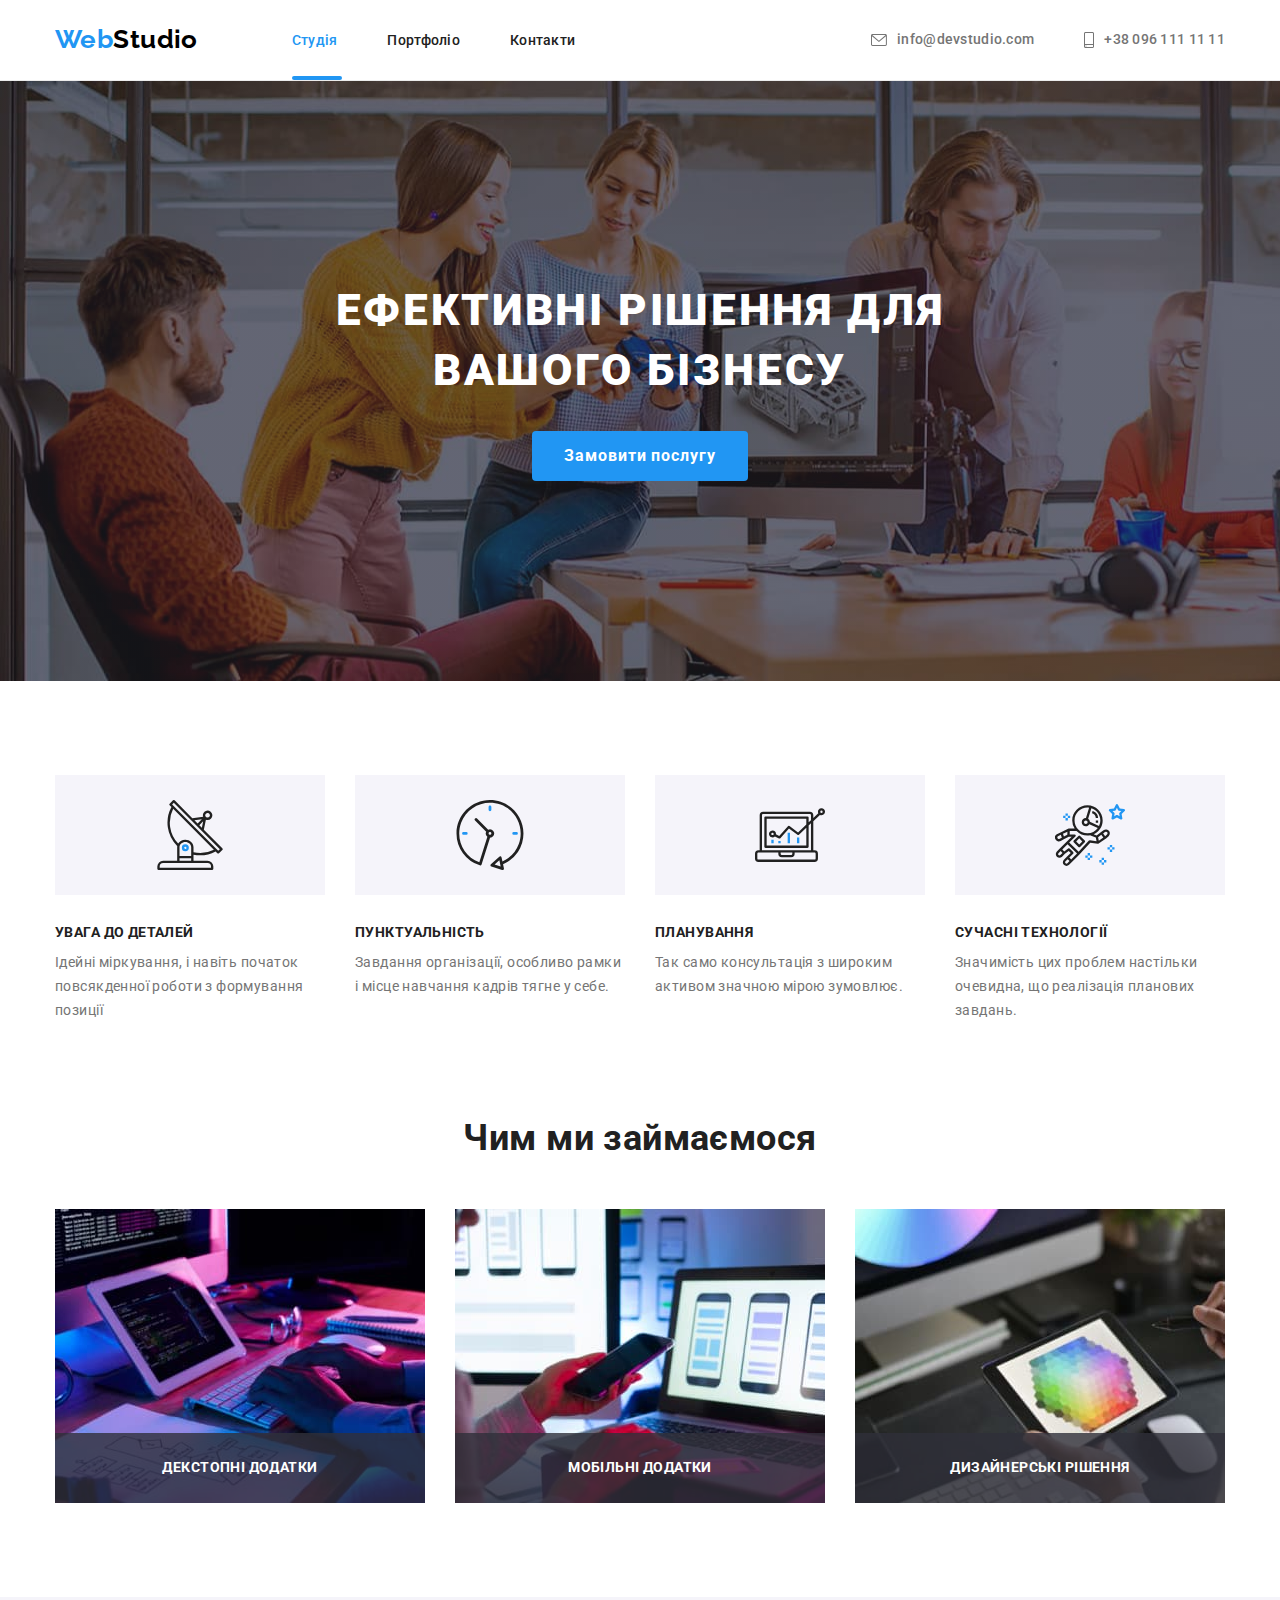
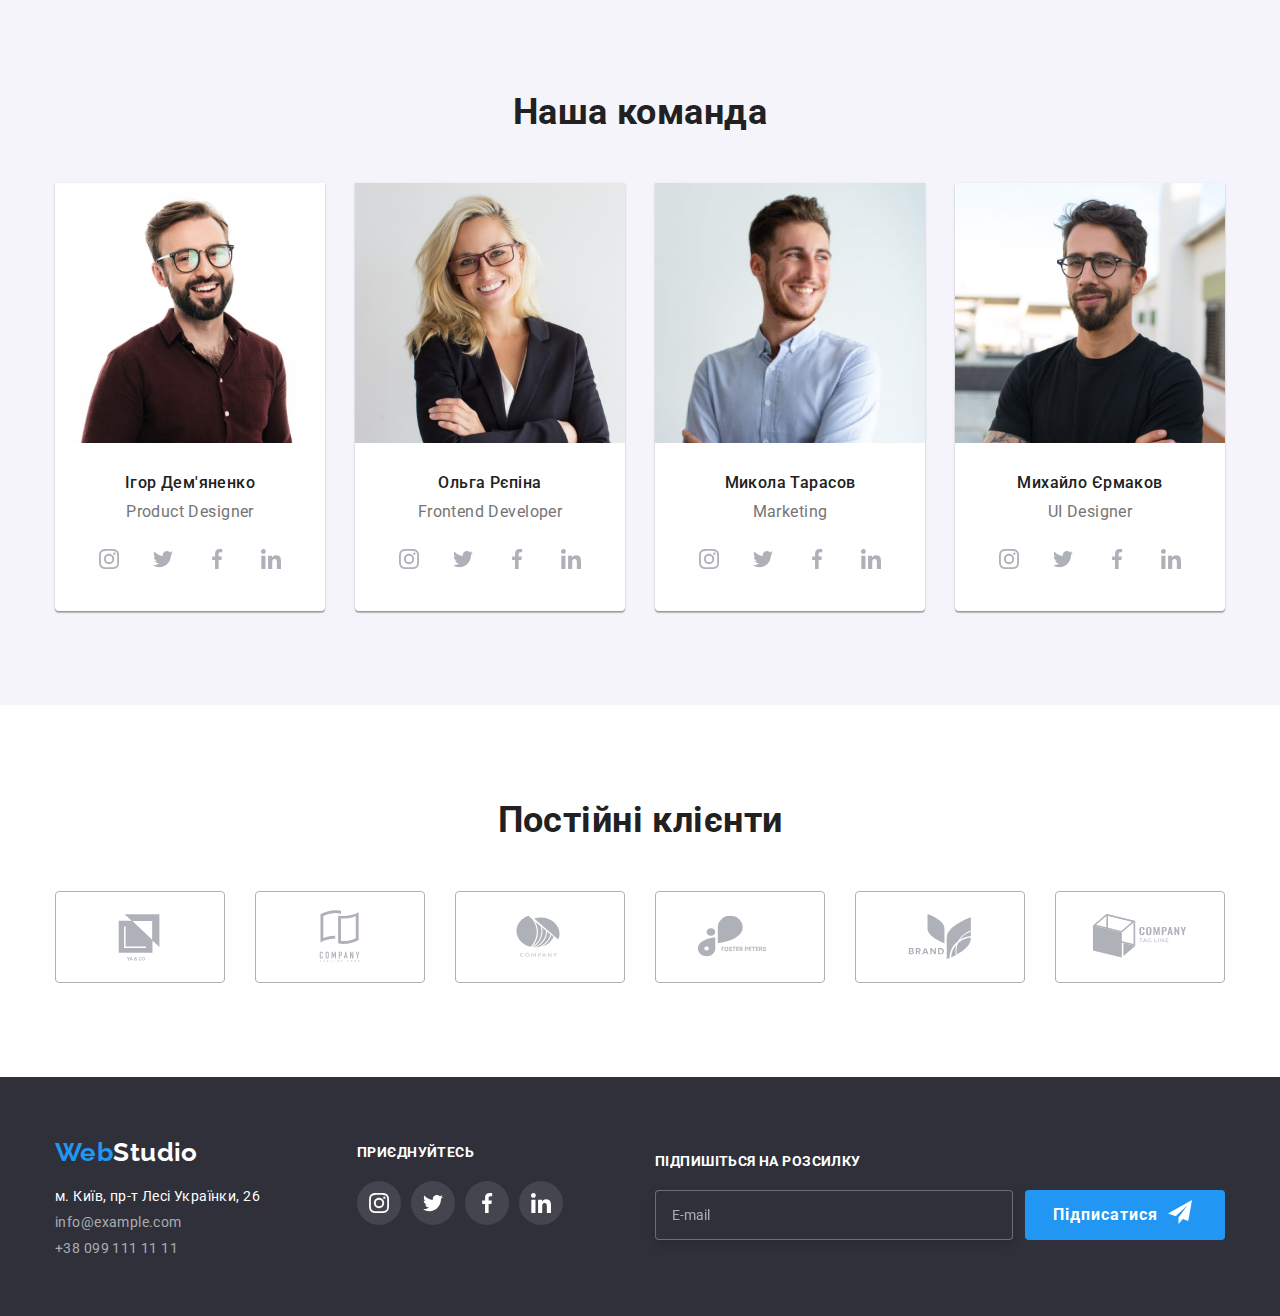
<file: index.html>
<!DOCTYPE html>
<html lang="uk">
<head>
    <meta charset="UTF-8">
    <meta http-equiv="X-UA-Compatible" content="IE=edge">
    <meta name="viewport" content="width=device-width, initial-scale=1.0">
    <title>Веб студія</title>
    <link rel="preconnect" href="https://fonts.googleapis.com">
    <link rel="preconnect" href="https://fonts.gstatic.com" crossorigin>
    <link href="https://fonts.googleapis.com/css2?family=Raleway:wght@700&family=Roboto:wght@400;500;700;900&display=swap" rel="stylesheet">
    <link rel="stylesheet" href="https://cdnjs.cloudflare.com/ajax/libs/modern-normalize/1.1.0/modern-normalize.min.css">
    <link rel="stylesheet" href="./css/style.css">
</head>
<body>
    <header class="header-page">
        <div class="container flex-cont">
            <nav class="flex-cont">
                <a class="link logo" href="./index.html"><span class="logo-blue">Web</span><span class="logo-black">Studio</span></a>
                <ul class="list flex-cont">
                    <li class="nav-list"><a class="link nav  current" href="./index.html">Студія</a></li>
                    <li class="nav-list"><a class="link nav " href="./portfolio.html">Портфоліо</a></li>
                    <li class="nav-list"><a class="link nav " href="#">Контакти</a></li>
                </ul>            
            </nav>
            <ul class="list flex-cont header-address">
                <li class="nav-list">
                    <a class="link address flex-cont" href="mailto:info@devstudio.com">
                        <svg class="icon-address" width="16" height="12">
                            <use href="./images/icons.svg#icon-envelope"></use>
                        </svg>
                        info@devstudio.com
                    </a>
                </li>
                <li class="nav-list">
                    <a class="link address flex-cont" href="tel:+380961111111">
                        <svg class="icon-address" width="10" height="16">
                            <use href="./images/icons.svg#icon-smartphone"></use>
                        </svg>
                        +38 096 111 11 11
                    </a>
                </li>
            </ul>  
        </div>      
    </header>
    <main>
        <section class="hero">
            <div class="container">
                <h1 class="hero-title">Ефективні рішення для вашого бізнесу</h1>
                <button class="button btn-form hero-button" type="button" data-modal-open>Замовити послугу</button>
            </div>            
        </section>
        <section class="section">
            <div class="container">
                <h2 class="visually-hidden">Особливості</h2>
                <ul class="list uniq-flex-cont">                    
                    <li class="uniq-list">   
                        <div class="uniq-list-icon">
                            <svg width="70" height="70">
                                <use href="./images/icons.svg#icon-antenna"></use>
                            </svg>
                        </div>                 
                        <h3 class="title uniq-title">Увага до деталей</h3>
                        <p class="uniq-text">Ідейні міркування, і навіть початок повсякденної роботи з формування позиції</p>                    
                    </li>
                    <li class="uniq-list">                    
                        <div class="uniq-list-icon">
                            <svg width="70" height="70">
                                <use href="./images/icons.svg#icon-clock"></use>
                            </svg>
                        </div> 
                        <h3 class="title uniq-title">Пунктуальність</h3>
                        <p class="uniq-text">Завдання організації, особливо рамки і місце навчання кадрів тягне у себе.</p>                    
                    </li>
                    <li class="uniq-list">
                        <div class="uniq-list-icon">
                            <svg width="70" height="70">
                                <use href="./images/icons.svg#icon-diagram"></use>
                            </svg>
                        </div> 
                        <h3 class="title uniq-title">Планування</h3>
                        <p class="uniq-text">Так само консультація з широким активом значною мірою зумовлює.</p>                    
                    </li>
                    <li class="uniq-list">   
                        <div class="uniq-list-icon">
                            <svg width="70" height="70">
                                <use href="./images/icons.svg#icon-astronaut"></use>
                            </svg>
                        </div>                  
                        <h3 class="title uniq-title">Сучасні технології</h3>
                        <p class="uniq-text">Значимість цих проблем настільки очевидна, що реалізація планових завдань.</p>                    
                    </li>
                </ul>
            </div>            
        </section>
        <section class="work-section">
            <div class="container">
                <h2 class="section-title">Чим ми займаємося</h2>
                <ul class="list flex-cont">
                    <li class="img-list"><img src="./images/job/leftimg.jpg" alt="Працівник займається кодуванням" width="370"><div class="label"><p class="label-text title">Декстопні додатки</p></div></li>
                    <li class="img-list"><img src="./images/job/centerimg.jpg" alt="Тестування мобильного застосунку" width="370"><div class="label"><p class="label-text title">Мобільні додатки</p></div></li>
                    <li class="img-list"><img src="./images/job/rightimg.jpg" alt="Дизайнер підбирає кольори" width="370"><div class="label"><p class="label-text title">Дизайнерські рішення</p></div></li>
                </ul>
            </div>            
        </section>
        <section class="section team-section">
            <div class="container">
                <h2 class="section-title">Наша команда</h2>
                <ul class="list flex-cont">
                    <li class="team team-list">
                        <img src="./images/our_team/img1.jpg" alt="Ігор Дем'яненко" width="270">
                        <div class="card-desc">
                            <h3 class="team-title">Ігор Дем'яненко</h3>
                            <p lang="en">Product Designer</p>
                            <ul class="social-list list">
                                <li class="social-list-item"><a class="social-link link" href="#"><svg class="social-link-icon" width="20" height="20"><use href="./images/icons.svg#icon-instagram"></use></svg></a></li>
                                <li class="social-list-item"><a class="social-link link" href="#"><svg class="social-link-icon" width="20" height="20"><use href="./images/icons.svg#icon-twitter"></use></svg></a></li>
                                <li class="social-list-item"><a class="social-link link" href="#"><svg class="social-link-icon" width="20" height="20"><use href="./images/icons.svg#icon-facebook"></use></svg></a></li>
                                <li class="social-list-item"><a class="social-link link" href="#"><svg class="social-link-icon" width="20" height="20"><use href="./images/icons.svg#icon-linkedin"></use></svg></a></li>
                            </ul>
                        </div>
                    </li>
                    <li class="team team-list">
                        <img src="./images/our_team/img2.jpg" alt="Ольга Рєпіна" width="270">
                        <div class="card-desc">
                            <h3 class="team-title">Ольга Рєпіна</h3>
                            <p lang="en">Frontend Developer</p>
                            <ul class="social-list list">
                                <li class="social-list-item"><a class="social-link link" href="#"><svg class="social-link-icon" width="20" height="20"><use href="./images/icons.svg#icon-instagram"></use></svg></a></li>
                                <li class="social-list-item"><a class="social-link link" href="#"><svg class="social-link-icon" width="20" height="20"><use href="./images/icons.svg#icon-twitter"></use></svg></a></li>
                                <li class="social-list-item"><a class="social-link link" href="#"><svg class="social-link-icon" width="20" height="20"><use href="./images/icons.svg#icon-facebook"></use></svg></a></li>
                                <li class="social-list-item"><a class="social-link link" href="#"><svg class="social-link-icon" width="20" height="20"><use href="./images/icons.svg#icon-linkedin"></use></svg></a></li>
                            </ul>
                        </div>
                    </li>
                    <li class="team team-list">
                        <img src="./images/our_team/img3.jpg" alt="Микола Тарасов" width="270">                    
                        <div class="card-desc">
                            <h3 class="team-title">Микола Тарасов</h3>
                            <p lang="en">Marketing</p>
                            <ul class="social-list list">
                                <li class="social-list-item"><a class="social-link link" href="#"><svg class="social-link-icon" width="20" height="20"><use href="./images/icons.svg#icon-instagram"></use></svg></a></li>
                                <li class="social-list-item"><a class="social-link link" href="#"><svg class="social-link-icon" width="20" height="20"><use href="./images/icons.svg#icon-twitter"></use></svg></a></li>
                                <li class="social-list-item"><a class="social-link link" href="#"><svg class="social-link-icon" width="20" height="20"><use href="./images/icons.svg#icon-facebook"></use></svg></a></li>
                                <li class="social-list-item"><a class="social-link link" href="#"><svg class="social-link-icon" width="20" height="20"><use href="./images/icons.svg#icon-linkedin"></use></svg></a></li>
                            </ul>
                        </div>
                    </li>
                    <li class="team team-list">
                        <img src="./images/our_team/img4.jpg" alt="Михайло Єрмаков" width="270">
                        <div class="card-desc">
                            <h3 class="team-title">Михайло Єрмаков</h3>
                            <p lang="en">UI Designer</p>
                            <ul class="social-list list">
                                <li class="social-list-item"><a class="social-link link" href="#"><svg class="social-link-icon" width="20" height="20"><use href="./images/icons.svg#icon-instagram"></use></svg></a></li>
                                <li class="social-list-item"><a class="social-link link" href="#"><svg class="social-link-icon" width="20" height="20"><use href="./images/icons.svg#icon-twitter"></use></svg></a></li>
                                <li class="social-list-item"><a class="social-link link" href="#"><svg class="social-link-icon" width="20" height="20"><use href="./images/icons.svg#icon-facebook"></use></svg></a></li>
                                <li class="social-list-item"><a class="social-link link" href="#"><svg class="social-link-icon" width="20" height="20"><use href="./images/icons.svg#icon-linkedin"></use></svg></a></li>
                            </ul>
                        </div>
                    </li>
                </ul>
            </div>            
        </section>
        <section class="section">
            <div class="container">
                <h2 class="section-title">Постійні клієнти</h2>
                <ul class="list uniq-flex-cont">
                    <li class="client-list-item"><a class="link client-link" href="#"><svg class="client-icon" width="106" height="60"><use href="./images/icons.svg#icon-logo1"></use></svg></a></li>
                    <li class="client-list-item"><a class="link client-link" href="#"><svg class="client-icon" width="106" height="60"><use href="./images/icons.svg#icon-logo2"></use></svg></a></li>
                    <li class="client-list-item"><a class="link client-link" href="#"><svg class="client-icon" width="106" height="60"><use href="./images/icons.svg#icon-logo3"></use></svg></a></li>
                    <li class="client-list-item"><a class="link client-link" href="#"><svg class="client-icon" width="106" height="60"><use href="./images/icons.svg#icon-logo4"></use></svg></a></li>
                    <li class="client-list-item"><a class="link client-link" href="#"><svg class="client-icon" width="106" height="60"><use href="./images/icons.svg#icon-logo5"></use></svg></a></li>
                    <li class="client-list-item"><a class="link client-link" href="#"><svg class="client-icon" width="106" height="60"><use href="./images/icons.svg#icon-logo6"></use></svg></a></li>
                </ul>
            </div>
        </section>
    </main>
    <footer class="footer">
        <div class="container flex-cont social-list">              
            <div class="footer-address">
                <a class="link logo footer-logo" href="index.html"><span class="logo-blue">Web</span><span class="logo-white">Studio</span></a>
                <address>
                    <ul class="list">
                        <li class="footer-list"><a class="link footer-link map" href="https://goo.gl/maps/CPtrU1FHBa2aNyZL9" target="_blank" rel="noopener noreferrer nofollow">м. Київ, пр-т Лесі Українки, 26</a></li>
                        <li class="footer-list"><a class="link footer-link" href="mailto:info@example.com">info@example.com</a></li>
                        <li class="footer-list"><a class="link footer-link" href="tel:+380991111111">+38 099 111 11 11</a></li>
                    </ul>            
                </address>
            </div>  
            <div class="footer-social">
                <p class="title footer-title"><strong>Приєднуйтесь</strong></p>
                <ul class="social-list list">
                    <li class="social-list-item"><a class="social-link soc-link-foot link" href="#"><svg class="social-link-icon foot" width="20" height="20"><use href="./images/icons.svg#icon-instagram"></use></svg></a></li>
                    <li class="social-list-item"><a class="social-link soc-link-foot link" href="#"><svg class="social-link-icon foot" width="20" height="20"><use href="./images/icons.svg#icon-twitter"></use></svg></a></li>
                    <li class="social-list-item"><a class="social-link soc-link-foot link" href="#"><svg class="social-link-icon foot" width="20" height="20"><use href="./images/icons.svg#icon-facebook"></use></svg></a></li>
                    <li class="social-list-item"><a class="social-link soc-link-foot link" href="#"><svg class="social-link-icon foot" width="20" height="20"><use href="./images/icons.svg#icon-linkedin"></use></svg></a></li>
                </ul>
            </div> 
             <div class="footer-email">
                <form>
                    <p class="title footer-title"><strong>Підпишіться на розсилку</strong></p>
                    <div class="footer-email-box">
                        <input type="email" class="email-input" placeholder="E-mail">
                        <button class="button email-btn btn-form">
                            <span class="span-btn">Підписатися</span>
                            <svg width="24" height="24">
                                <use href="./images/icons.svg#icon-send"></use>
                            </svg>
                        </button>
                        
                    </div>
                </form>
             </div>               
        </div>
    </footer>
    <div class="backdrop is-hidden" data-modal>
        <div class="modal">                        
            <form class="contact-form">
                <b>Залиште свої дані, ми вам передзвонимо</b>
                <label for="username" class="form-label form-text">Ім'я</label>
                <div class="form-field">
                    <input type="text" name="username" id="username" class="form-input">
                    <svg class="form-icon" width="18" height="18">
                        <use href="./images/icons.svg#icon-person"></use>
                    </svg>
                </div>
                <label for="tel" class="form-label form-text">Телефон</label>
                <div class="form-field">
                    <input type="tel" name="tel" id="tel" class="form-input">
                    <svg class="form-icon" width="18" height="18">
                        <use href="./images/icons.svg#icon-phone"></use>
                    </svg>
                </div>
                <label for="email" class="form-label form-text">Пошта</label>
                <div class="form-field">
                    <input type="email" name="email" id="email" class="form-input">
                    <svg class="form-icon" width="18" height="18">
                        <use href="./images/icons.svg#icon-email"></use>
                    </svg>
                </div>                
                <label for="comment" class="form-label form-text">Коментар</label>
                <textarea name="comment" id="comment" class="form-comment form-text" placeholder="Введіть текст"></textarea>                                
                <label for="accept" class="accept uniq-text">
                    <input type="checkbox" class="checkbox" name="accept" id="accept" required>
                    <svg class="accept-icon accept-icon-ch" height="16" width="16">
                        <use href="./images/icons.svg#icon-check"></use>
                    </svg>
                    <svg class="accept-icon accept-icon-unch" height="16" width="16">
                        <use href="./images/icons.svg#icon-check-unchecked"></use>
                    </svg>                    
                    Погоджуюся з розсилкою та приймаю&nbsp;
                    <a href="#">Умови договору</a>
                </label>                
                <button type="submit" class="button btn-form form-subm-btn">Відправити</button>
                <button type="button" class="modal-close-btn" data-modal-close>
                    <svg class="modal-close-icon" width="18" height="18">
                        <use href="./images/icons.svg#close-icon">             
                        </use>
                    </svg>
                </button>
            </form>
        </div>
    </div>
    <script src="./js/modal.js"></script>
</body>
</html>
</file>
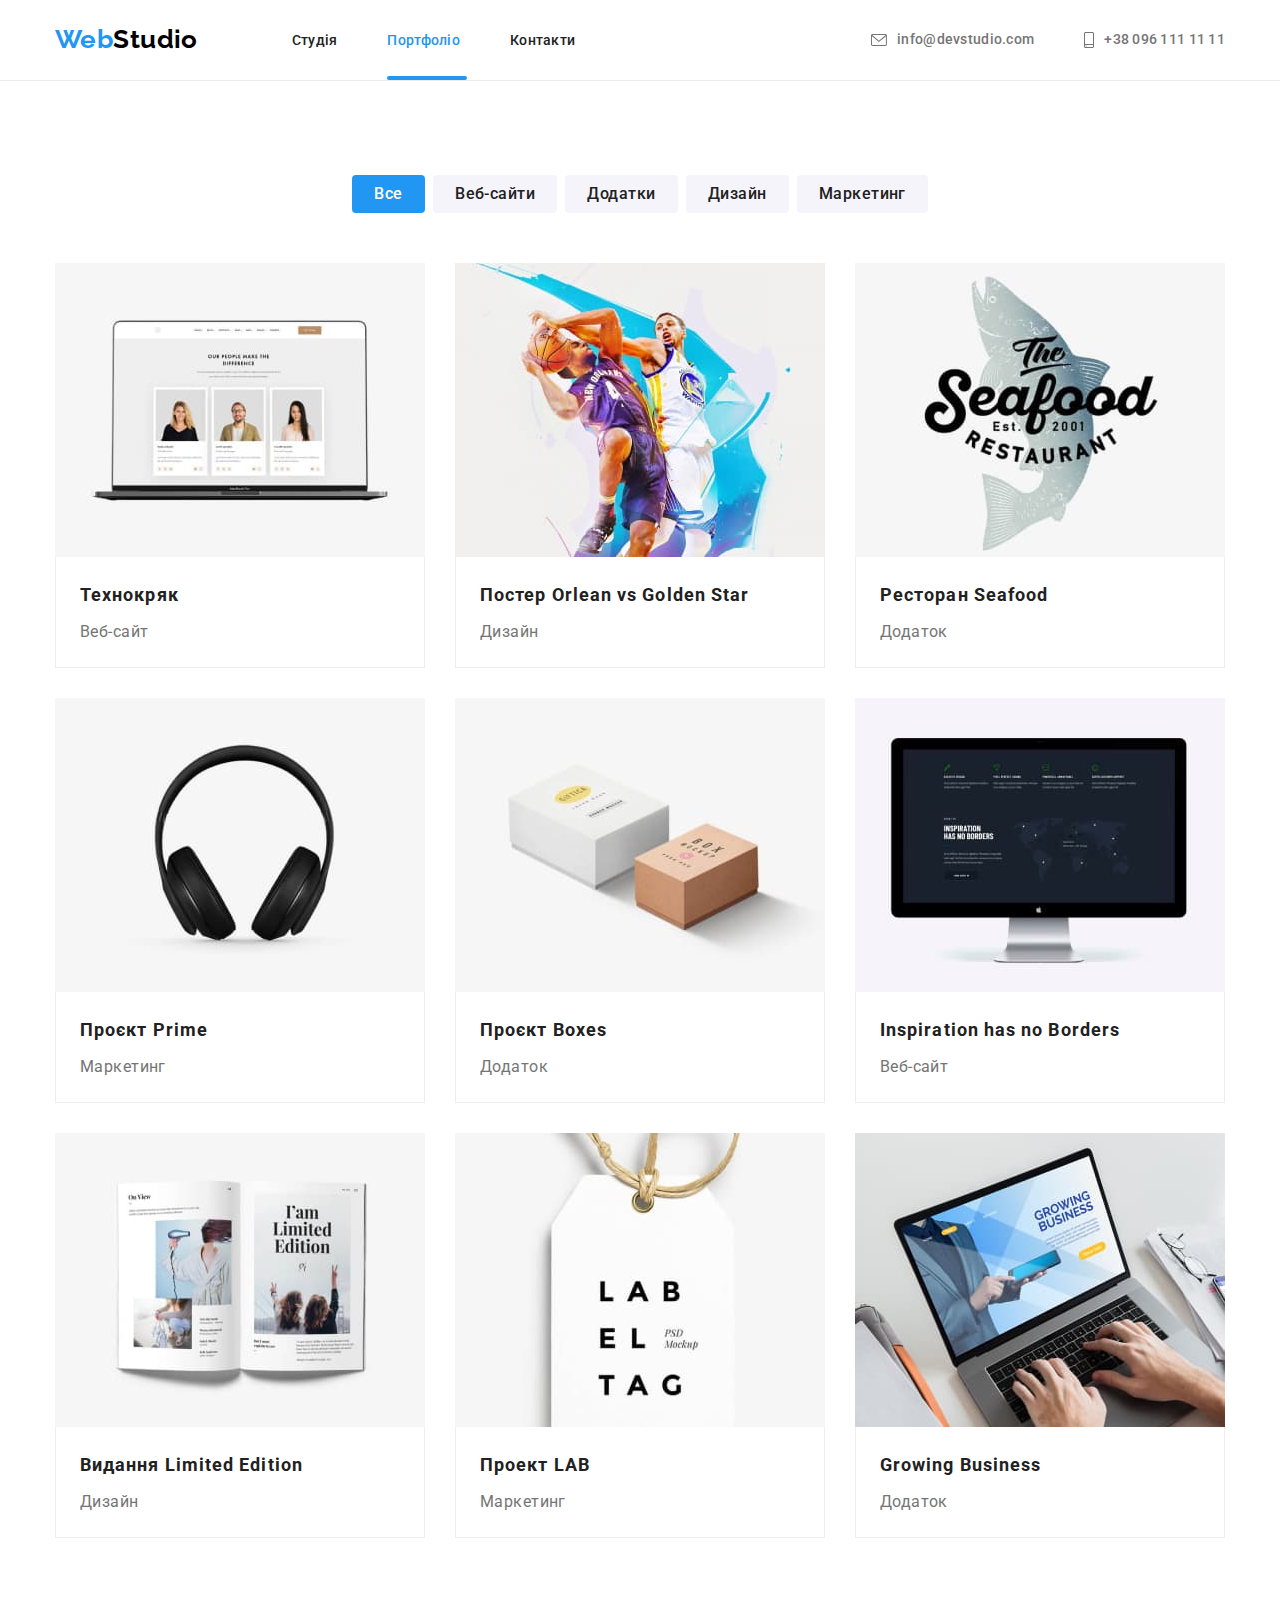
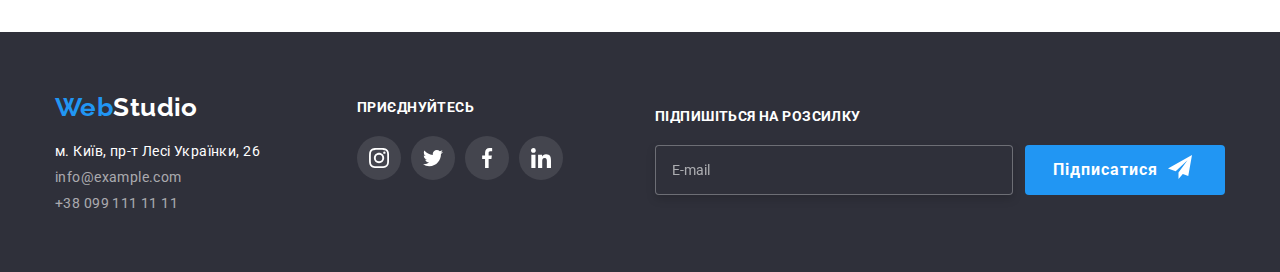
<file: portfolio.html>
<!DOCTYPE html>
<html lang="uk">
<head>
    <meta charset="UTF-8">
    <meta http-equiv="X-UA-Compatible" content="IE=edge">
    <meta name="viewport" content="width=device-width, initial-scale=1.0">
    <title>Веб студія</title>    
    <link rel="preconnect" href="https://fonts.googleapis.com">
    <link rel="preconnect" href="https://fonts.gstatic.com" crossorigin>
    <link href="https://fonts.googleapis.com/css2?family=Raleway:wght@700&family=Roboto:wght@400;500;700;900&display=swap" rel="stylesheet">
    <link rel="stylesheet" href="https://cdnjs.cloudflare.com/ajax/libs/modern-normalize/1.1.0/modern-normalize.min.css">
    <link rel="stylesheet" href="./css/style.css">
</head>
<body>
    <header class="header-page">
        <div class="container flex-cont">
            <nav class="flex-cont">
                <a class="link logo" href="./index.html"><span class="logo-blue">Web</span><span class="logo-black">Studio</span></a>
                <ul class="list flex-cont">
                    <li class="nav-list"><a class="link nav " href="./index.html">Студія</a></li>
                    <li class="nav-list"><a class="link nav current" href="./portfolio.html">Портфоліо</a></li>
                    <li class="nav-list"><a class="link nav " href="#">Контакти</a></li>
                </ul>            
            </nav>
            <ul class="list flex-cont header-address">
                <li class="nav-list">
                    <a class="link address flex-cont" href="mailto:info@devstudio.com">
                        <svg class="icon-address" width="16" height="12">
                            <use href="./images/icons.svg#icon-envelope"></use>
                        </svg>
                        info@devstudio.com
                    </a>
                </li>
                <li class="nav-list">
                    <a class="link address flex-cont" href="tel:+380961111111">
                        <svg class="icon-address" width="10" height="16">
                            <use href="./images/icons.svg#icon-smartphone"></use>
                        </svg>
                        +38 096 111 11 11
                    </a>
                </li>
            </ul>  
        </div>      
    </header>
    <main>
        <section class="section">
            <div class="container">
                <h1 class="visually-hidden">Наші роботи</h1>
                <ul class="list flex-cont filter-cont">
                    <li class="filter-list"><button class="button filter active" type="button">Все</button></li>
                    <li class="filter-list"><button class="button filter" type="button">Веб-сайти</button></li>
                    <li class="filter-list"><button class="button filter" type="button">Додатки</button></li>
                    <li class="filter-list"><button class="button filter" type="button">Дизайн</button></li>
                    <li class="filter-list"><button class="button filter" type="button">Маркетинг</button></li>
                </ul>  
                <ul class="list flex-cont list-wrap">
                    <li class="portfolio-list">
                        <a href="#" class="link card">
                            <div class="port-img-hover">
                                <div class="description-hover">
                                    <p class="port-desc-text">Ресурс пропонує комплексні пропозиції з різним рівнем функціоналу та сервісів. Все це дозволить відвідувачу отримати вичерпні відомості про компанію чи приватну особу.</p>
                                </div>
                                <img src="./images/portfolio/technokryak.jpg" alt="Головна сторінка сайту Технокряк" width="370">
                            </div>
                            <div class="footer-card">
                                <h2 class="portf-title">Технокряк</h2>
                                <p class="portf-text">Веб-сайт</p>
                            </div>  
                        </a>                      
                    </li>
                    <li class="portfolio-list">
                        <a href="#" class="link card">
                            <div class="port-img-hover">
                                <div class="description-hover">
                                    <p class="port-desc-text">Ресурс пропонує комплексні пропозиції з різним рівнем функціоналу та сервісів. Все це дозволить відвідувачу отримати вичерпні відомості про компанію чи приватну особу.</p>
                                </div>
                                <img src="./images/portfolio/new-orlean.jpg" alt="Постер New Orlean vs Golden Star" width="370">
                            </div>
                            <div class="footer-card">
                                <h2 class="portf-title">Постер <span lang="en">Orlean vs Golden Star</span></h2>
                                <p class="portf-text">Дизайн</p>
                            </div>
                        </a>
                    </li>
                    <li class="portfolio-list">
                        <a href="#" class="link card">
                            <div class="port-img-hover">
                                <div class="description-hover">
                                    <p class="port-desc-text">Ресурс пропонує комплексні пропозиції з різним рівнем функціоналу та сервісів. Все це дозволить відвідувачу отримати вичерпні відомості про компанію чи приватну особу.</p>
                                </div>
                                <img src="./images/portfolio/seafood.jpg" alt="Логотип ресторану Seafood" width="370">
                            </div>
                            <div class="footer-card">
                                <h2 class="portf-title">Ресторан <span lang="en">Seafood</span></h2>
                                <p class="portf-text">Додаток</p>
                            </div>
                        </a>
                    </li>
                    <li class="portfolio-list">
                        <a href="#" class="link card">
                            <div class="port-img-hover">
                                <div class="description-hover">
                                    <p class="port-desc-text">Ресурс пропонує комплексні пропозиції з різним рівнем функціоналу та сервісів. Все це дозволить відвідувачу отримати вичерпні відомості про компанію чи приватну особу.</p>
                                </div>
                                <img src="./images/portfolio/prime.jpg" alt="Навушники" width="370">
                            </div>
                            <div class="footer-card">
                                <h2 class="portf-title">Проєкт <span lang="en">Prime</span></h2>
                                <p class="portf-text">Маркетинг</p>
                            </div>
                        </a>
                    </li>
                    <li class="portfolio-list">
                        <a href="#" class="link card">
                            <div class="port-img-hover">
                                <div class="description-hover">
                                    <p class="port-desc-text">Ресурс пропонує комплексні пропозиції з різним рівнем функціоналу та сервісів. Все це дозволить відвідувачу отримати вичерпні відомості про компанію чи приватну особу.</p>
                                </div>
                                <img src="./images/portfolio/boxes.jpg" alt="Рожева і біла коробки" width="370">
                            </div>
                            <div class="footer-card">
                                <h2 class="portf-title">Проєкт <span lang="en">Boxes</span></h2>
                                <p class="portf-text">Додаток</p>
                            </div>
                        </a>
                    </li>
                    <li class="portfolio-list">
                        <a href="#" class="link card">
                            <div class="port-img-hover">
                                <div class="description-hover">
                                    <p class="port-desc-text">Ресурс пропонує комплексні пропозиції з різним рівнем функціоналу та сервісів. Все це дозволить відвідувачу отримати вичерпні відомості про компанію чи приватну особу.</p>
                                </div>
                                <img src="./images/portfolio/no-borders.jpg" alt="Головна сторінка веб-сайту" width="370">
                            </div>
                            <div class="footer-card">
                                <h2 class="portf-title" lang="en">Inspiration has no Borders</h2>
                                <p class="portf-text">Веб-сайт</p>
                            </div>
                        </a>
                    </li>
                    <li class="portfolio-list">
                        <a href="#" class="link card">
                            <div class="port-img-hover">
                                <div class="description-hover">
                                    <p class="port-desc-text">Ресурс пропонує комплексні пропозиції з різним рівнем функціоналу та сервісів. Все це дозволить відвідувачу отримати вичерпні відомості про компанію чи приватну особу.</p>
                                </div>
                                <img src="./images/portfolio/limit-edit.jpg" alt="Журнал з розгорнутими сторінками " width="370">
                            </div>
                            <div class="footer-card">
                                <h2 class="portf-title">Видання <span lang="en">Limited Edition</span></h2>
                                <p class="portf-text">Дизайн</p>
                            </div>
                        </a>
                    </li>
                    <li class="portfolio-list">
                        <a href="#" class="link card">
                            <div class="port-img-hover">
                                <div class="description-hover">
                                    <p class="port-desc-text">Ресурс пропонує комплексні пропозиції з різним рівнем функціоналу та сервісів. Все це дозволить відвідувачу отримати вичерпні відомості про компанію чи приватну особу.</p>
                                </div>
                                <img class="portf-img" src="./images/portfolio/lab.jpg" alt="Етикетка" width="370">
                            </div>
                            <div class="footer-card">
                                <h2 class="portf-title">Проект <span lang="en">LAB</span></h2>
                                <p class="portf-text">Маркетинг</p>
                            </div>
                        </a>
                    </li>
                    <li class="portfolio-list">
                        <a href="#" class="link card">
                            <div class="port-img-hover">
                                <div class="description-hover">
                                    <p class="port-desc-text">Ресурс пропонує комплексні пропозиції з різним рівнем функціоналу та сервісів. Все це дозволить відвідувачу отримати вичерпні відомості про компанію чи приватну особу.</p>
                                </div>
                                <img class="portf-img" src="./images/portfolio/growing-business.jpg" alt="Людина працює за ноутбуком" width="370">
                            </div>
                            <div class="footer-card">
                                <h2 class="portf-title" lang="en">Growing Business</h2>
                                <p class="portf-text">Додаток</p>
                            </div>
                        </a>
                    </li>
                </ul>
            </div>            
        </section>
    </main>
    <footer class="footer">
        <div class="container flex-cont social-list">
            <div class="footer-address">
                <a class="link logo footer-logo" href="index.html"><span class="logo-blue">Web</span><span
                        class="logo-white">Studio</span></a>
                <address>
                    <ul class="list">
                        <li class="footer-list"><a class="link footer-link map" href="https://goo.gl/maps/CPtrU1FHBa2aNyZL9"
                                target="_blank" rel="noopener noreferrer nofollow">м. Київ, пр-т Лесі Українки, 26</a></li>
                        <li class="footer-list"><a class="link footer-link" href="mailto:info@example.com">info@example.com</a>
                        </li>
                        <li class="footer-list"><a class="link footer-link" href="tel:+380991111111">+38 099 111 11 11</a></li>
                    </ul>
                </address>
            </div>
            <div class="footer-social">
                <p class="title footer-title"><strong>Приєднуйтесь</strong></p>
                <ul class="social-list list">
                    <li class="social-list-item"><a class="social-link soc-link-foot link" href="#"><svg
                                class="social-link-icon foot" width="20" height="20">
                                <use href="./images/icons.svg#icon-instagram"></use>
                            </svg></a></li>
                    <li class="social-list-item"><a class="social-link soc-link-foot link" href="#"><svg
                                class="social-link-icon foot" width="20" height="20">
                                <use href="./images/icons.svg#icon-twitter"></use>
                            </svg></a></li>
                    <li class="social-list-item"><a class="social-link soc-link-foot link" href="#"><svg
                                class="social-link-icon foot" width="20" height="20">
                                <use href="./images/icons.svg#icon-facebook"></use>
                            </svg></a></li>
                    <li class="social-list-item"><a class="social-link soc-link-foot link" href="#"><svg
                                class="social-link-icon foot" width="20" height="20">
                                <use href="./images/icons.svg#icon-linkedin"></use>
                            </svg></a></li>
                </ul>
            </div>
            <div class="footer-email">
                <form>
                    <p class="title footer-title"><strong>Підпишіться на розсилку</strong></p>
                    <div class="footer-email-box">
                        <input type="email" class="email-input" placeholder="E-mail">
                        <button class="button email-btn btn-form">
                            <span class="span-btn">Підписатися</span>
                            <svg width="24" height="24">
                                <use href="./images/icons.svg#icon-send"></use>
                            </svg>
                        </button>
        
                    </div>
                </form>
            </div>
        </div>
    </footer>
</body>
</html>
</file>
<file: css/style.css>
:root{
    --main-text-color:#757575;
    --second-text-color:#212121;
    --accent-color:#2196F3;
    --white-color:#FFFFFF;
    --address-color:rgba(255, 255, 255, 0.6);
    --section-bg-color:#F5F4FA;
    --logo-color:#000000;
    --bg-color:#2F303A;
    --border-color:#ECECEC;
    --card-border-color:#EEEEEE;
    --hero-bg-overlay:rgba(47, 48, 58, 0.4);
    --hero-bg-color:#C4C4C4;
    --icon-color:#AFB1B8;

    --main-font-family:Roboto, sans-serif;
    --second-font-family:Raleway, sans-serif;

}
/*reset*/
h1, h2, h3, p{
    margin-top: 0;
    margin-bottom: 0;
}
img{
    display: block;
    max-width: 100%;
    height: auto;
}
ul{
    margin-top: 0;
    margin-bottom: 0;
    padding-left: 0;
}
.link{
    text-decoration: none;
}
.list{
    list-style: none;
}
/*settings*/
body{
    font-family: var(--main-font-family);
    font-size: 14px;
    letter-spacing: 0.03em;
    background-color: var(--white-color);
    color:var(--main-text-color);
}
.visually-hidden{
    position: absolute;
    width: 1px;
    height:1px;
    margin: -1px;
    padding: 0;
    overflow:hidden;
    border:0;
    clip: rect(0 0 0 0);
}
.container{
    width: 1200px;
    padding: 0 15px;
    margin-right: auto;
    margin-left: auto;
}
.section{
    padding-top: 94px;
    padding-bottom: 94px;
}
.title{
    font-size: 14px;
    line-height: 1.14;
    text-transform: uppercase;
}
.section-title{
    font-weight: 700;
    font-size: 36px;
    line-height: 1.17;
    text-align: center;
    color: var(--second-text-color);

    margin-bottom: 50px;
}
.flex-cont{
    display: flex;
    align-items: center;
}
.social-link{
    display: flex;
    justify-content: center;
    align-items: center;
    width: 44px;
    height: 44px;
    border-radius: 50%;
    transition: background-color 250ms cubic-bezier(0.4, 0, 0.2, 1);
}
.social-link:hover,
.social-link:focus{
    background-color: var(--accent-color);
}
.social-link:hover .social-link-icon,
.social-link:focus .social-link-icon{
    fill:var(--white-color);
}
.social-list{
    display: flex;
    justify-content: space-between;
}
.social-link-icon{
    fill: var(--icon-color);
}
.btn-form{
    font-style: normal;
    font-weight: 700;
    line-height: 1.88;
    letter-spacing: 0.06em;
    color: var(--white-color);
    background-color: var(--accent-color);
}

/*header*/
.header-page{
    /*padding-top: 24px;
    padding-bottom: 25px;*/
    border-bottom: 1px solid var(--border-color); 
}
.header-address{
    margin-left: auto;
}
.logo{
    font-family: var(--second-font-family);
    font-weight: 700;
    font-size: 26px;
    line-height: 1.2;

    margin-right: 94px;
}
.logo-blue{
    color:var(--accent-color);
}
.logo-black{
    color:var(--logo-color);
}
.logo-white{
    color:var(--white-color);
}
.nav-list:not(:last-child){
    margin-right: 50px;
}
.nav{
    color:var(--second-text-color);
    padding: 32px 0;
    transition: color 250ms cubic-bezier(0.4, 0, 0.2, 1);
}
.nav:hover,.nav:focus{
    color:var(--accent-color);
}
.nav.current{
    color:var(--accent-color);
    position:relative;
}
.nav.current::after{
    content:'';
    position: absolute;
    bottom: 0;
    display: block;
    width: 109%;
    height: 4px;
    border-radius: 2px;
    background-color: var(--accent-color);    
}

.address{
    padding: 32px 0;
    color:var(--main-text-color);
    transition: color 250ms cubic-bezier(0.4, 0, 0.2, 1);
}
.address:hover,
.address:focus{
    color:var(--accent-color);
}
.link.nav, .link.address{
    font-weight: 500;
    line-height: 1.14;
    letter-spacing: 0.02em;
}
.icon-address{
    fill: currentColor;
    margin-right: 10px;
}
/*main*/
.hero{
    padding-top: 200px;
    padding-bottom: 200px;
    background-image: linear-gradient(
        var(--hero-bg-overlay),
        var(--hero-bg-overlay)),
        url(../images/bg.jpg);   
    background-color: var(--hero-bg-color);
    background-size: cover;
    max-width: 1600px;
    margin-right: auto;
    margin-left: auto;
}
.hero-title{
    font-weight: 900;
    font-size: 44px;
    line-height: 1.36;    
    letter-spacing: 0.06em;
    color:var(--white-color);
    text-align: center;
    text-transform: uppercase;   
    
    width: 696px;
    margin-bottom: 30px;
    margin-left: auto;
    margin-right: auto;
}
.button{
    border-radius: 4px;
    border:none;
    display: block;
    
    font-family: var(--main-font-family);
    font-size: 16px;
    cursor: pointer;
}
.hero-button{
    min-width: 216px;
    padding: 10px 22px;
    margin-left: auto;
    margin-right: auto;     
}

.uniq-flex-cont{
    display: flex;
    align-items: flex-start;
    margin-left: -30px;
}
.uniq-list{
    flex-basis: calc((100%-90px)/4);
    margin-left: 30px;
}
.uniq-list-icon{
    width: 270px;
    height: 120px;
    background-color: var(--section-bg-color);
    margin-bottom: 30px;
    display: flex;
    align-items: center;
    justify-content: center;
}
.uniq-title{
    color:var(--second-text-color);

    margin-bottom: 10px;
}
.uniq-text{
    line-height: 1.71;
}

.work-section{
    padding-bottom: 94px;
}
.img-list{
    position: relative;
    flex-basis: calc((100%-60px)/3);
}
.img-list:not(:last-child){
    margin-right: 30px;
}
.label{
    position: absolute;
    bottom: 0;
    left: 0;
    width: 370px;
    height: 70px;
    display: flex;
    justify-content: center;
    align-items: center;
    background-color: rgba(47, 48, 58, 0.8);
    z-index: 2;
}
.label-text{
    font-weight: 700;
    color:var(--white-color);
}

.team-section{
    background-color: var(--section-bg-color);
}
.team{    
    line-height: 1.19;
    text-align: center;
    background-color: var(--white-color);
    /*padding-bottom: 30px;*/
}

.card-desc{
    padding: 30px 32px;
}
.team-list{
    flex-basis: calc((100%-90px)/4);
    box-shadow: 0 2px 1px 0 rgba(0,0,0,0.2),
    0 1px 1px 0 rgba(0, 0, 0, 0.14),
    0 1px 3px 0 rgba(0, 0, 0, 0.12);
    border-radius: 0 0 4px 4px;
}
.team-list:not(:last-child){
    margin-right: 30px;
}
.team-title{
    font-size: 16px;
    font-weight: 500;    
    color:var(--second-text-color);  

    margin-bottom: 10px;    
}
.team-title + p{
    font-size: 16px;    
    margin-bottom: 16px;
}
.client-list-item{
    flex-basis: calc((100%-150px)/6);
    margin-left: 30px;    
}
.client-link{
    width: 170px;
    height: 92px;
    display: flex;
    align-items: center;
    justify-content: center;
    border: 1px solid var(--icon-color);
    border-radius: 4px;
}
.client-link:hover,
.client-link:focus{
    border: 1px solid var(--accent-color);
}
.client-link:hover .client-icon,
.client-link:focus .client-icon{
    fill: var(--accent-color);
}
.client-icon{
    fill: var(--icon-color);
}
/*footer*/
.footer{
    background-color: var(--bg-color);    
    padding-top: 60px;
    padding-bottom: 60px;
}
.footer-logo{
    display: block;
    margin-bottom: 20px;
}
.footer-list:not(:last-child){
    margin-bottom: 10px;
}
.footer-link{
    color:var(--address-color);
    font-style: normal;
    transition: color 250ms cubic-bezier(0.4, 0, 0.2, 1);
}
.footer-link:hover, .footer-link:focus{
    color:var(--accent-color);
}
.social-link-icon.foot{
    fill:var(--white-color);
}
.map{
    color: var(--white-color);
}
.footer-address{
   width: 210px;
}
.footer-social{
    width: 206px;
}
.footer-social > .social-list{
    margin-bottom: 23px;
}
.footer-title{
    color:var(--white-color);
    margin-bottom: 20px;
}
.soc-link-foot{
    background: rgba(255, 255, 255, 0.1);
}
.footer-email{
    width: 570px;
}
.footer-email-box{    
    display: flex;
    width: 100%;
}
.email-input{
    margin-right: 12px;
    height: 50px;
    width: 358px;
    padding: 16px;
    border: 1px solid rgba(255, 255, 255, 0.3);
    filter: drop-shadow(0px 4px 4px rgba(0, 0, 0, 0.15));
    border-radius: 4px;
    background-color: var(--bg-color);
    color: var(--white-color);
}
.email-input::placeholder{
    color: rgba(255, 255, 255, 0.6);
}
.email-btn{
    display: flex;
    width: 200px;
    padding: 10px 28px;
}
.span-btn{
    margin-right: 10px;
}

/*modal window*/
.backdrop{
    position:fixed;
    top:0;
    left:0;
    width: 100vw;
    height: 100vh;
    z-index: 99;
    background-color: rgba(0, 0, 0, 0.2);
    transition: opacity 250ms cubic-bezier(0.4, 0, 0.2, 1),
    visibility 250ms cubic-bezier(0.4, 0, 0.2, 1);
}
.modal{
    position: absolute;
    top:50%;
    left:50%; 
    
    transform: translate(-50%,-50%) scale(1);
    width: 528px;
    height: 580px;
    background-color: var(--white-color);
    transition: transform 250ms cubic-bezier(0.4, 0, 0.2, 1);
}
.backdrop.is-hidden .modal{
    transform: translate(-50%, -50%) scale(0.8);
}
.backdrop.is-hidden{
    opacity:0;
    visibility: hidden;
    pointer-events: none;
}
.contact-form{
    display: flex;
    flex-direction: column;
    padding: 40px;
}
.contact-form > b{
    margin: 0 auto 12px;
    line-height: 1.15;
    font-size: 20px;
    color:var(--second-text-color);
}
.form-text{
    font-size: 12px;
    letter-spacing: 0.01em;
}
.form-label{
    margin-bottom: 4px;
}
.form-field {
    position: relative;
    margin-bottom: 10px;
}
.form-input{    
    width: 100%;
    height: 40px;
    padding: 12px 42px 12px;
    border: 1px solid rgba(33, 33, 33, 0.2);
    border-radius: 4px;
}
.form-comment:focus,
.form-input:focus{
    outline: none;
    border: 1px solid var(--accent-color);
    
}
.form-field:focus-within .form-icon{
    fill: var(--accent-color);
}
.form-icon{
    position: absolute;
    top: 12px;
    left: 12px;
}
.form-comment{
    height: 120px;
    margin-bottom: 20px;
    padding: 12px 16px;
    resize: none;
    border: 1px solid rgba(33, 33, 33, 0.2);
    border-radius: 4px;
}
.form-comment::placeholder{    
    color: rgba(117, 117, 117, 0.5);
}
.accept{
    position: relative;
    margin: 0 auto 30px;
    display: flex;
    align-items: center;
}
.checkbox{
    position: absolute;
        width: 1px;
        height: 1px;
        margin: -1;
        border: 0;
        padding: 0;
        clip: rect(0 0 0 0);
        overflow: hidden;
}
.accept > a{
    color: var(--accent-color);
}
.accept-icon{
    margin-right: 7px;
}
.accept-icon-ch{ 
    opacity: 0;   
    background-color: var(--accent-color);
    transition: opacity 250ms cubic-bezier(0.4, 0, 0.2, 1);
}
.accept-icon-unch{
    position: absolute;
    transition: opacity 250ms cubic-bezier(0.4, 0, 0.2, 1);
}

.checkbox:checked +.accept-icon-ch{
    opacity: 1;
}
.checkbox:checked ~.accept-icon-unch {
    opacity: 0;
}
.form-subm-btn{
    width: 200px;
    padding: 10px 52px;
    margin: 0 auto;
    transition: background-color 250ms cubic-bezier(0.4, 0, 0.2, 1);
}
.form-subm-btn:hover,
.form-subm-btn:focus{
    background-color: #188CE8;
}
.modal-close-btn{
    position: absolute;
    top: 8px;
    right: 8px;
    display: flex;
    justify-content: center;
    align-items: center;
    width: 30px;
    height: 30px;
    border-radius: 50%;
    border: 1px solid rgba(0,0,0,0.10);
    padding: 0;
    background-color: transparent;
    cursor: pointer;
}
.modal-close-btn:hover,
.modal-close-btn:focus{
    fill: var(--accent-color);
}
/*portfolio*/
.filter-list:not(:last-child){
    margin-right: 8px;
}
.filter-cont{
    margin-bottom: 50px;   
    justify-content: center;
    margin-left: auto;
    margin-right: auto;   
}
.filter{
    padding: 6px 22px;
    font-weight: 500;
    line-height: 1.62;
    letter-spacing: 0.03em;
    color:var(--second-text-color);
    background-color: var(--section-bg-color);
    min-width: 73px;
    transition: color 250ms cubic-bezier(0.4, 0, 0.2, 1),
    background-color 250ms cubic-bezier(0.4, 0, 0.2, 1),
    box-shadow 250ms cubic-bezier(0.4, 0, 0.2, 1);
}
.filter:hover, .filter:focus{
    background-color: var(--accent-color);
    color:var(--white-color);
    box-shadow: 1px 4px 6px rgba(0,0,0,0.16),
    0 4px 4px rgba(0,0,0,0.06),
    0 1px 1px rgba(0, 0, 0, 0.12);
}
.filter.active{
    background-color: var(--accent-color);
    color:var(--white-color);
}
.list-wrap{
    flex-wrap: wrap;
    gap:30px;
}
.portfolio-list{
    flex-basis: calc((100% - 60px) / 3); 
}
.link.card{
    display: block;
    transition: box-shadow 250ms cubic-bezier(0.4, 0, 0.2, 1);
}
.link.card:hover,
.link.card:focus{
    box-shadow: 0 2px 2px rgba(0, 0, 0, 0.12),
    0 1px 2px rgba(0,0,0,0.08),
    0 3px 1px rgba(0,0,0,0.10);
}  
.port-img-hover{
    position: relative;
    overflow: hidden;
}
.description-hover{
    position: absolute;
    bottom: 0;
    left: 0;
    width: 100%;
    height: 100%;
    transform: translateY(100%);
    display: flex;
    justify-content: center;
    align-items: center;
    opacity: 0;
    visibility: hidden;
    pointer-events: none;
    transition: transform 250ms cubic-bezier(0.4, 0, 0.2, 1);
    background: rgba(33, 150, 243, 0.9);
}
.link.card:hover .description-hover,
.link.card:focus .description-hover{
    transform: translateY(0);
    opacity: 1;
    visibility: visible;
}
.port-desc-text{
    width: 322px;
    height: 168px;
    line-height: 1.56;
    font-size: 18px;
    color: var(--white-color);
}

.footer-card{
    border:1px solid var(--card-border-color);
    border-top:none;
    padding: 20px 24px;
}
.portf-title{
    font-weight: 700;
    font-size: 18px;
    line-height: 2;
    letter-spacing: 0.06em;
    color: var(--second-text-color);

    margin-bottom: 4px;
}
.portf-text{
    font-size: 16px;
    line-height: 1.88;
    color:var(--main-text-color);
}
</file>
